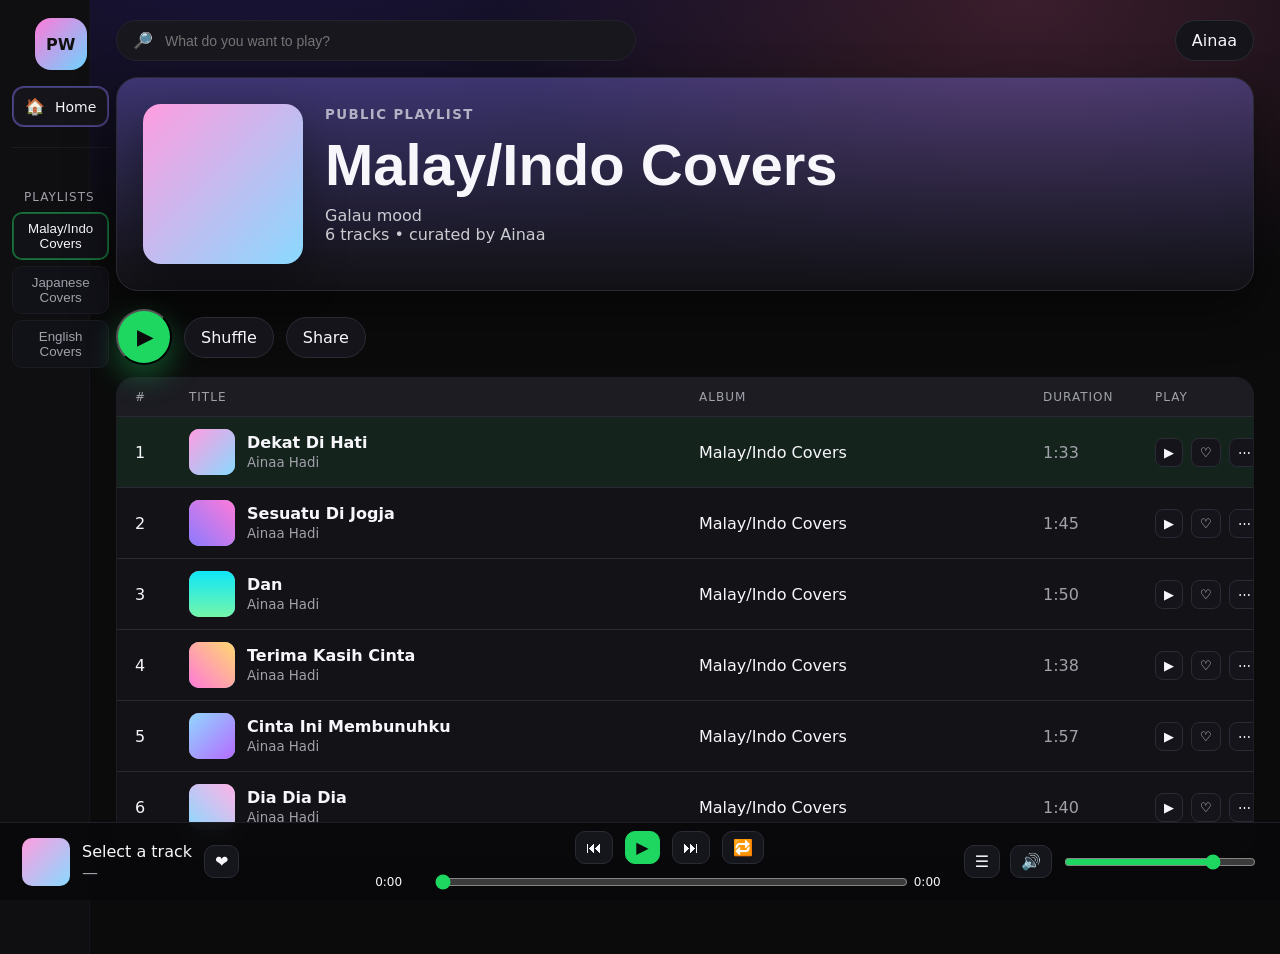
<file: index.html>
<!DOCTYPE html>
<html lang="en">
<head>
  <meta charset="UTF-8" />
  <meta name="viewport" content="width=device-width, initial-scale=1.0" />
  <title>PulseWave - Music App</title>
  <link rel="stylesheet" href="styles.css" />
</head>
<body>
  <div class="app">
    <aside class="sidebar" aria-label="Sidebar">
      <div class="app-badge" aria-label="PulseWave">PW</div>
      <nav class="nav">
        <button class="nav-btn active" data-view="home" aria-label="Home">
          <span class="icon">🏠</span><span class="label">Home</span>
        </button>
      </nav>
      <div class="divider"></div>
      <div class="side-actions">
      </div>
      <div class="playlist-section">
        <div class="section-title">Playlists</div>
        <div id="playlistList" class="playlist-list" role="list"></div>
      </div>
    </aside>

    <main class="main">
      <header class="topbar">
        <div class="search">
          <span class="icon">🔎</span>
          <input id="searchInput" type="text" placeholder="What do you want to play?" aria-label="Search" />
        </div>
        <button class="user-chip" aria-label="Profile">Ainaa</button>
      </header>

      <section id="playlistHeader" class="playlist-header">
        <div class="playlist-cover" id="playlistCover"></div>
        <div class="playlist-meta">
          <small class="eyebrow">Public Playlist</small>
          <h1 id="playlistTitle">Playlist</h1>
          <p id="playlistSubtitle">Curated by Ainaa</p>
          <p class="meta-line" id="playlistInfo"></p>
        </div>
      </section>

      <section class="controls-row">
        <button id="mainPlayBtn" class="play-btn" aria-label="Play">
          <span id="mainPlayIcon">▶</span>
        </button>
        <button id="shuffleBtn" class="control-btn" aria-label="Shuffle">Shuffle</button>
        <button id="shareBtn" class="control-btn" aria-label="Share">Share</button>
      </section>

      <section class="track-table">
        <div class="table-head">
          <div>#</div>
          <div>Title</div>
          <div>Album</div>
          <div>Duration</div>
          <div>Play</div>
        </div>
        <div id="trackList" class="track-list"></div>
        <div id="emptyState" class="empty-state" hidden>No results found.</div>
      </section>
    </main>
  </div>

  <aside id="queueDrawer" class="queue-drawer" aria-label="Queue" aria-hidden="true">
    <div class="queue-header">
      <h3>Up Next</h3>
      <button id="closeQueueBtn" aria-label="Close queue">✕</button>
    </div>
    <div id="queueList" class="queue-list"></div>
  </aside>

  <div class="player-bar">
    <div class="player-left">
      <div class="mini-cover" id="playerCover"></div>
      <div class="player-meta">
        <div id="playerTitle">Select a track</div>
        <div id="playerArtist" class="muted">—</div>
      </div>
      <button id="playerLikeBtn" class="icon-btn" aria-label="Like">❤</button>
    </div>
    <div class="player-center">
      <div class="transport">
        <button id="prevBtn" class="icon-btn" aria-label="Previous">⏮</button>
        <button id="playPauseBtn" class="icon-btn play" aria-label="Play">▶</button>
        <button id="nextBtn" class="icon-btn" aria-label="Next">⏭</button>
        <button id="repeatBtn" class="icon-btn" aria-label="Repeat">🔁</button>
      </div>
      <div class="timeline">
        <span id="currentTime">0:00</span>
        <input id="seekBar" type="range" min="0" max="100" value="0" aria-label="Seek" />
        <span id="duration">0:00</span>
      </div>
    </div>
    <div class="player-right">
      <button id="queueBtn" class="icon-btn" aria-label="Queue">☰</button>
      <button id="muteBtn" class="icon-btn" aria-label="Mute">🔊</button>
      <input id="volumeBar" type="range" min="0" max="1" step="0.01" value="0.8" aria-label="Volume" />
    </div>
  </div>

  <div id="toast" class="toast" aria-live="polite"></div>

  <script src="data.js"></script>
  <script src="app.js"></script>
</body>
</html>
</file>
<file: styles.css>
* { box-sizing: border-box; }

:root {
  --bg: #0b0b0c;
  --panel: #131317;
  --panel-2: #1c1c22;
  --muted: #a1a1aa;
  --text: #f7f7fb;
  --accent: #1ed760;
  --accent-2: #8a7bff;
  --line: #2a2a33;
  --shadow: 0 20px 50px rgba(0, 0, 0, 0.45);
}

body {
  margin: 0;
  font-family: "DM Sans", system-ui, sans-serif;
  background:
    radial-gradient(1200px 600px at 20% -10%, rgba(91, 55, 255, 0.22), transparent 60%),
    radial-gradient(900px 520px at 80% 0%, rgba(255, 105, 180, 0.2), transparent 58%),
    var(--bg);
  color: var(--text);
  min-height: 100vh;
}

.app {
  display: grid;
  grid-template-columns: 90px 1fr;
  min-height: 100vh;
}

.sidebar {
  background: #0f0f12;
  border-right: 1px solid #14141a;
  padding: 18px 12px;
  display: grid;
  align-content: start;
  gap: 16px;
}

.app-badge {
  width: 52px;
  height: 52px;
  border-radius: 16px;
  background: linear-gradient(135deg, #ff7ad9, #6dd3ff);
  color: #111;
  display: grid;
  place-items: center;
  font-weight: 700;
  margin: 0 auto;
}

.nav {
  display: grid;
  gap: 8px;
}

.nav-btn,
.ghost-btn,
.control-btn,
.icon-btn,
.user-chip {
  background: transparent;
  border: 1px solid transparent;
  color: var(--text);
  font: inherit;
  cursor: pointer;
}

.nav-btn {
  display: flex;
  align-items: center;
  gap: 10px;
  padding: 10px 12px;
  border-radius: 12px;
  color: var(--muted);
  border: 1px solid #18181f;
  background: #14141a;
  width: 100%;
}

.nav-btn.active {
  color: var(--text);
  border-color: rgba(138, 123, 255, 0.5);
  box-shadow: 0 0 0 1px rgba(138, 123, 255, 0.4) inset;
}

.nav-btn .label,
.ghost-btn .label {
  font-size: 14px;
}

.divider {
  height: 1px;
  background: #1b1b22;
  margin: 4px 0;
}

.side-actions {
  display: grid;
  gap: 8px;
}

.ghost-btn {
  display: flex;
  align-items: center;
  gap: 10px;
  padding: 8px 12px;
  border-radius: 10px;
  color: var(--muted);
  background: #121219;
  border: 1px solid #1b1b22;
  width: 100%;
}

.playlist-section {
  margin-top: 6px;
}

.section-title {
  font-size: 12px;
  color: var(--muted);
  text-transform: uppercase;
  letter-spacing: 1px;
  margin: 0 0 8px;
  padding-left: 12px;
}

.playlist-list {
  display: grid;
  gap: 6px;
}

.playlist-item {
  padding: 8px 10px;
  border-radius: 10px;
  border: 1px solid #1b1b22;
  background: #111118;
  color: var(--muted);
  cursor: pointer;
  width: 100%;
}

.playlist-item.active {
  color: var(--text);
  border-color: rgba(30, 215, 96, 0.5);
  box-shadow: 0 0 0 1px rgba(30, 215, 96, 0.4) inset;
}

.main {
  padding: 20px 26px 110px;
}

.topbar {
  display: grid;
  grid-template-columns: 1fr auto;
  gap: 16px;
  align-items: center;
  margin-bottom: 16px;
}

.search {
  display: flex;
  align-items: center;
  gap: 10px;
  background: #17171d;
  border: 1px solid #23232c;
  border-radius: 999px;
  padding: 10px 16px;
  max-width: 520px;
  color: var(--muted);
}

.search input {
  flex: 1;
  background: transparent;
  border: none;
  color: var(--text);
  font-size: 14px;
  outline: none;
}

.user-chip {
  padding: 10px 16px;
  border-radius: 999px;
  border: 1px solid #2b2b35;
  background: #14141a;
}

.playlist-header {
  background: linear-gradient(180deg, rgba(138, 123, 255, 0.35), rgba(20, 20, 24, 0.7));
  border: 1px solid #2b2b35;
  border-radius: 22px;
  padding: 26px;
  display: grid;
  grid-template-columns: 160px 1fr;
  gap: 22px;
  box-shadow: var(--shadow);
}

.playlist-cover {
  width: 160px;
  height: 160px;
  border-radius: 18px;
  background: linear-gradient(135deg, #ff9de0, #89d9ff);
  box-shadow: 0 16px 40px rgba(0, 0, 0, 0.35);
}

.playlist-meta .eyebrow {
  text-transform: uppercase;
  letter-spacing: 1.4px;
  color: rgba(247, 247, 251, 0.65);
  font-weight: 600;
}

.playlist-meta h1 {
  font-size: clamp(32px, 5vw, 58px);
  margin: 8px 0;
  font-family: "Space Grotesk", sans-serif;
}

.playlist-meta p {
  margin: 0;
  color: rgba(247, 247, 251, 0.8);
}

.meta-line {
  margin-top: 8px;
  color: rgba(247, 247, 251, 0.6);
}

.controls-row {
  display: flex;
  align-items: center;
  gap: 12px;
  margin: 18px 0 10px;
}

.play-btn {
  width: 56px;
  height: 56px;
  border-radius: 50%;
  background: var(--accent);
  color: #0b0b0c;
  display: grid;
  place-items: center;
  font-weight: 700;
  font-size: 20px;
  box-shadow: 0 12px 30px rgba(30, 215, 96, 0.35);
}

.control-btn {
  padding: 10px 16px;
  border-radius: 999px;
  border: 1px solid #2b2b35;
  background: #14141a;
}

.control-btn.active {
  border-color: rgba(30, 215, 96, 0.6);
  box-shadow: 0 0 0 1px rgba(30, 215, 96, 0.35) inset;
}

.track-table {
  margin-top: 12px;
  background: var(--panel);
  border-radius: 18px;
  border: 1px solid #1d1d25;
  overflow: hidden;
}

.table-head,
.track-row {
  display: grid;
  grid-template-columns: 42px 1.5fr 1fr 100px 80px;
  gap: 12px;
  align-items: center;
  padding: 12px 18px;
}

.table-head {
  font-size: 12px;
  color: var(--muted);
  text-transform: uppercase;
  letter-spacing: 1px;
  background: var(--panel-2);
  border-bottom: 1px solid var(--line);
}

.track-row {
  border-bottom: 1px solid var(--line);
  transition: background 0.2s ease;
}

.track-row:hover {
  background: rgba(255, 255, 255, 0.04);
}

.track-row.active {
  background: rgba(30, 215, 96, 0.08);
}

.track-title {
  display: flex;
  align-items: center;
  gap: 12px;
}

.track-thumb {
  width: 46px;
  height: 46px;
  border-radius: 10px;
  background: linear-gradient(135deg, #ff9de0, #89d9ff);
  overflow: hidden;
}

.track-thumb img {
  width: 100%;
  height: 100%;
  object-fit: cover;
}

.track-text h3 {
  margin: 0;
  font-size: 16px;
}

.track-text small {
  color: var(--muted);
}

.duration {
  color: var(--muted);
}

.row-actions {
  display: flex;
  gap: 8px;
  align-items: center;
}

.row-actions button {
  border: 1px solid #2b2b35;
  background: #14141a;
  color: var(--text);
  border-radius: 8px;
  padding: 6px 8px;
  cursor: pointer;
}

.menu {
  position: relative;
}

.menu-panel {
  position: absolute;
  right: 0;
  top: 34px;
  background: #15151c;
  border: 1px solid #2b2b35;
  border-radius: 10px;
  padding: 6px;
  display: none;
  z-index: 5;
}

.menu-panel button {
  width: 100%;
  text-align: left;
  background: transparent;
  border: none;
  color: var(--text);
  padding: 6px 8px;
}

.menu.open .menu-panel {
  display: block;
}

.empty-state {
  padding: 18px;
  color: var(--muted);
}

.player-bar {
  position: fixed;
  left: 0;
  right: 0;
  bottom: 0;
  height: 78px;
  background: rgba(9, 9, 11, 0.92);
  border-top: 1px solid #1f1f27;
  display: grid;
  grid-template-columns: 1.2fr 2fr 1fr;
  align-items: center;
  padding: 0 22px;
  backdrop-filter: blur(12px);
  z-index: 20;
}

.player-left {
  display: flex;
  align-items: center;
  gap: 12px;
}

.mini-cover {
  width: 48px;
  height: 48px;
  border-radius: 10px;
  background: linear-gradient(135deg, #ff9de0, #89d9ff);
}

.player-meta {
  display: grid;
  gap: 2px;
}

.muted {
  color: var(--muted);
}

.player-center {
  display: grid;
  gap: 8px;
}

.transport {
  display: flex;
  justify-content: center;
  gap: 12px;
}

.icon-btn {
  background: #15151c;
  border: 1px solid #2b2b35;
  color: var(--text);
  padding: 6px 10px;
  border-radius: 10px;
}

.icon-btn.play {
  background: var(--accent);
  color: #0b0b0c;
  border-color: var(--accent);
  font-weight: 700;
}

.timeline {
  display: grid;
  grid-template-columns: 50px 1fr 50px;
  gap: 8px;
  align-items: center;
  font-size: 12px;
}

input[type="range"] {
  width: 100%;
  accent-color: var(--accent);
}

.player-right {
  display: flex;
  align-items: center;
  gap: 10px;
  justify-content: flex-end;
}

.queue-drawer {
  position: fixed;
  right: 0;
  top: 0;
  width: 320px;
  height: calc(100vh - 78px);
  background: #0f0f14;
  border-left: 1px solid #1f1f27;
  padding: 16px;
  transform: translateX(100%);
  transition: transform 0.25s ease;
  z-index: 15;
}

.queue-drawer.open {
  transform: translateX(0);
}

.queue-header {
  display: flex;
  justify-content: space-between;
  align-items: center;
  margin-bottom: 12px;
}

.queue-list {
  display: grid;
  gap: 10px;
}

.queue-item {
  display: grid;
  gap: 4px;
  background: #15151c;
  border: 1px solid #2b2b35;
  border-radius: 12px;
  padding: 10px;
}

.toast {
  position: fixed;
  right: 20px;
  bottom: 92px;
  background: #15151c;
  border: 1px solid #2b2b35;
  color: var(--text);
  padding: 10px 14px;
  border-radius: 10px;
  opacity: 0;
  pointer-events: none;
  transition: opacity 0.2s ease;
  z-index: 30;
}

.toast.show {
  opacity: 1;
}

button:focus-visible,
input:focus-visible {
  outline: 2px solid var(--accent-2);
  outline-offset: 2px;
}

@media (max-width: 980px) {
  .app {
    grid-template-columns: 70px 1fr;
  }
  .nav-btn .label,
  .ghost-btn .label {
    display: none;
  }
}

@media (max-width: 820px) {
  .playlist-header {
    grid-template-columns: 1fr;
    text-align: center;
  }
  .playlist-cover {
    margin: 0 auto;
  }
  .player-bar {
    grid-template-columns: 1fr;
    height: auto;
    gap: 10px;
    padding: 10px 16px;
  }
  .player-right {
    justify-content: center;
  }
}

@media (max-width: 680px) {
  .table-head,
  .track-row {
    grid-template-columns: 32px 1fr 70px 80px;
  }
  .table-head div:nth-child(3),
  .track-row div:nth-child(3) {
    display: none;
  }
}

@media (max-width: 560px) {
  .table-head,
  .track-row {
    grid-template-columns: 32px 1fr;
    gap: 6px;
  }
  .duration,
  .row-actions {
    display: none;
  }
  .track-row {
    padding: 10px 12px;
  }
}
</file>
